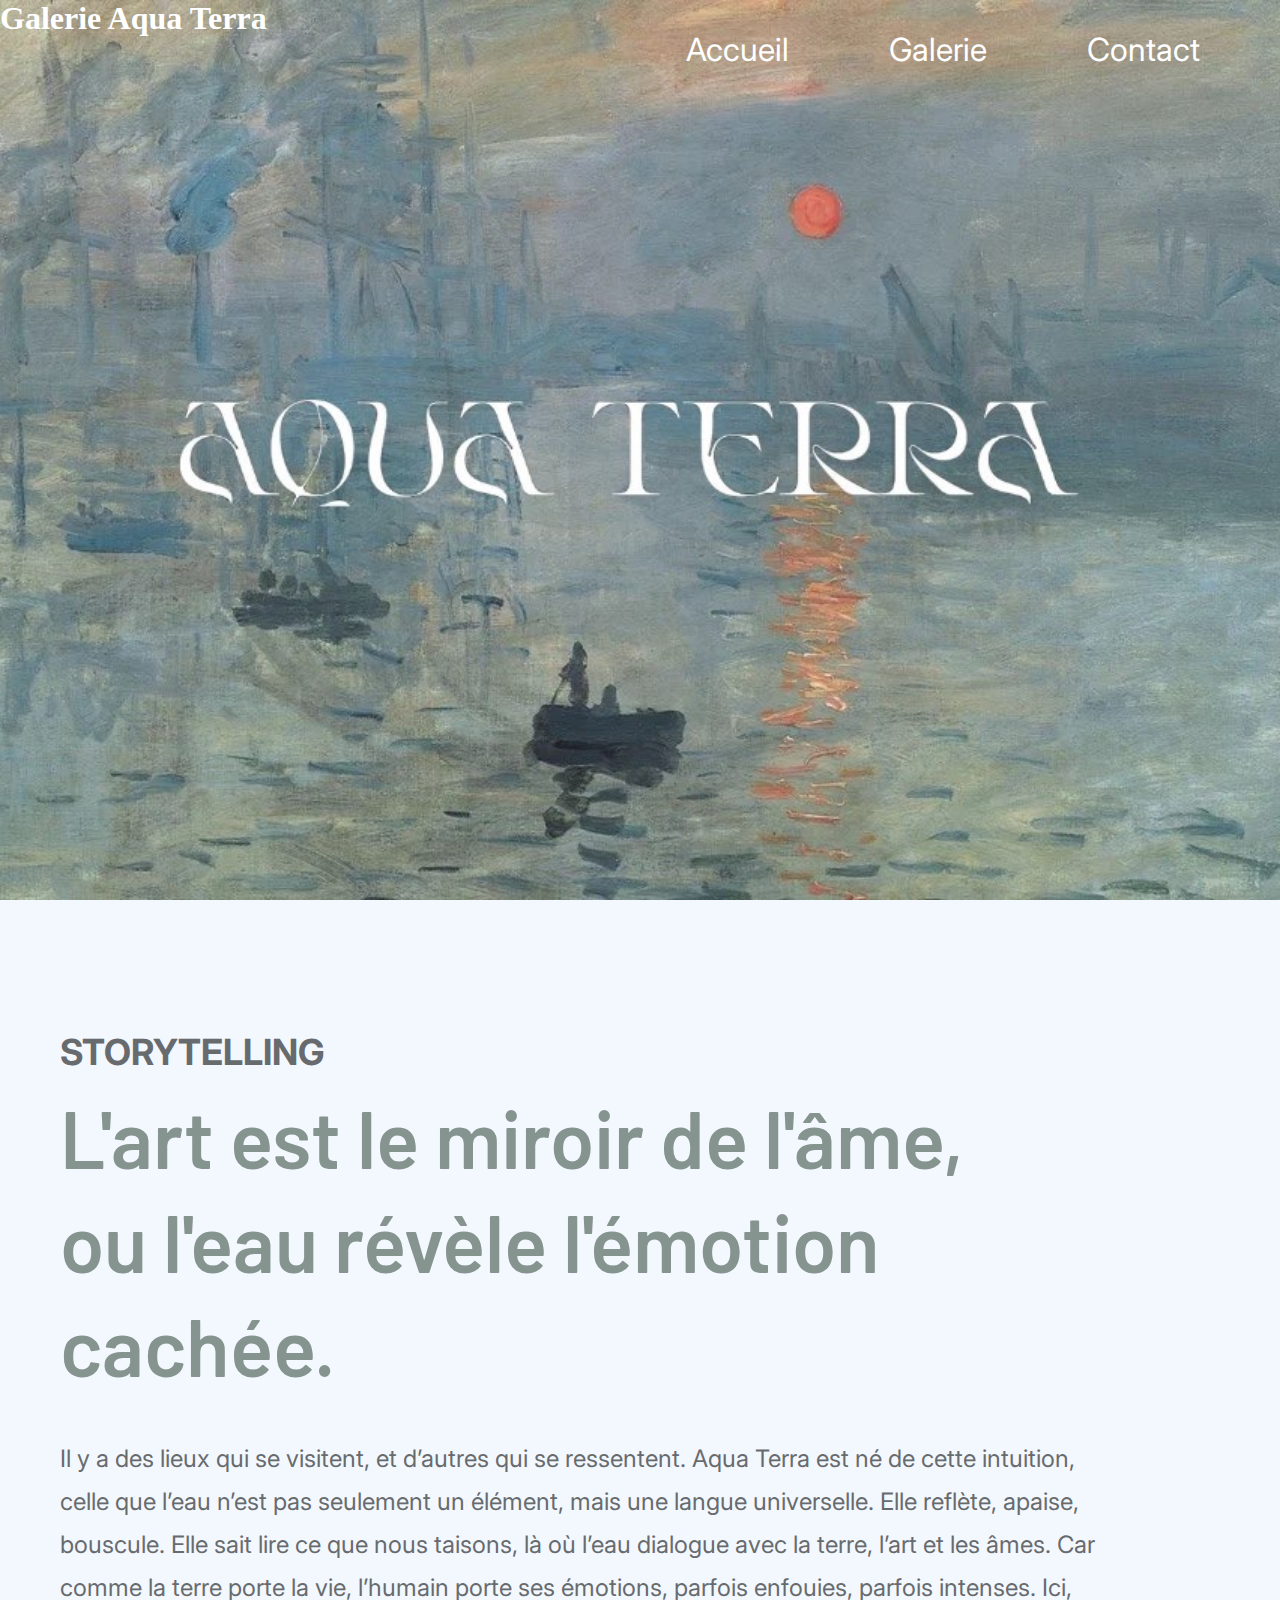
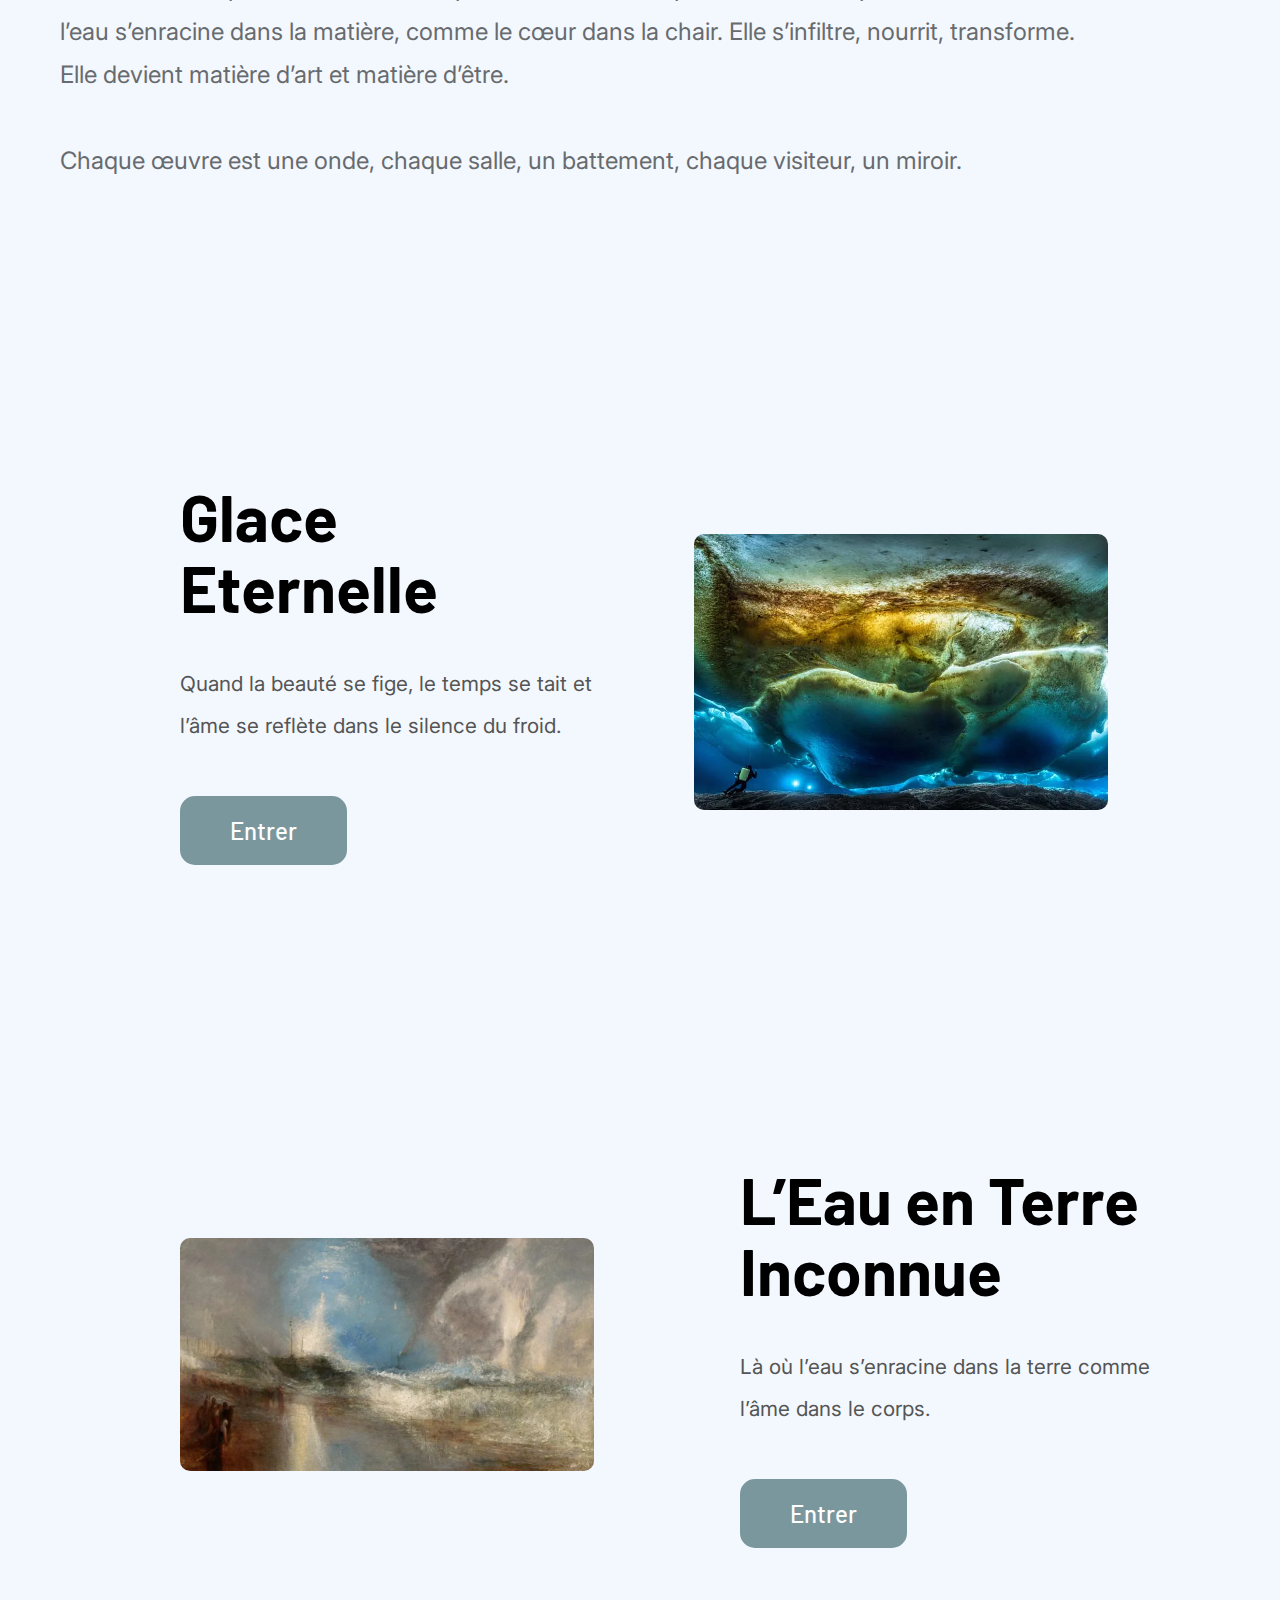
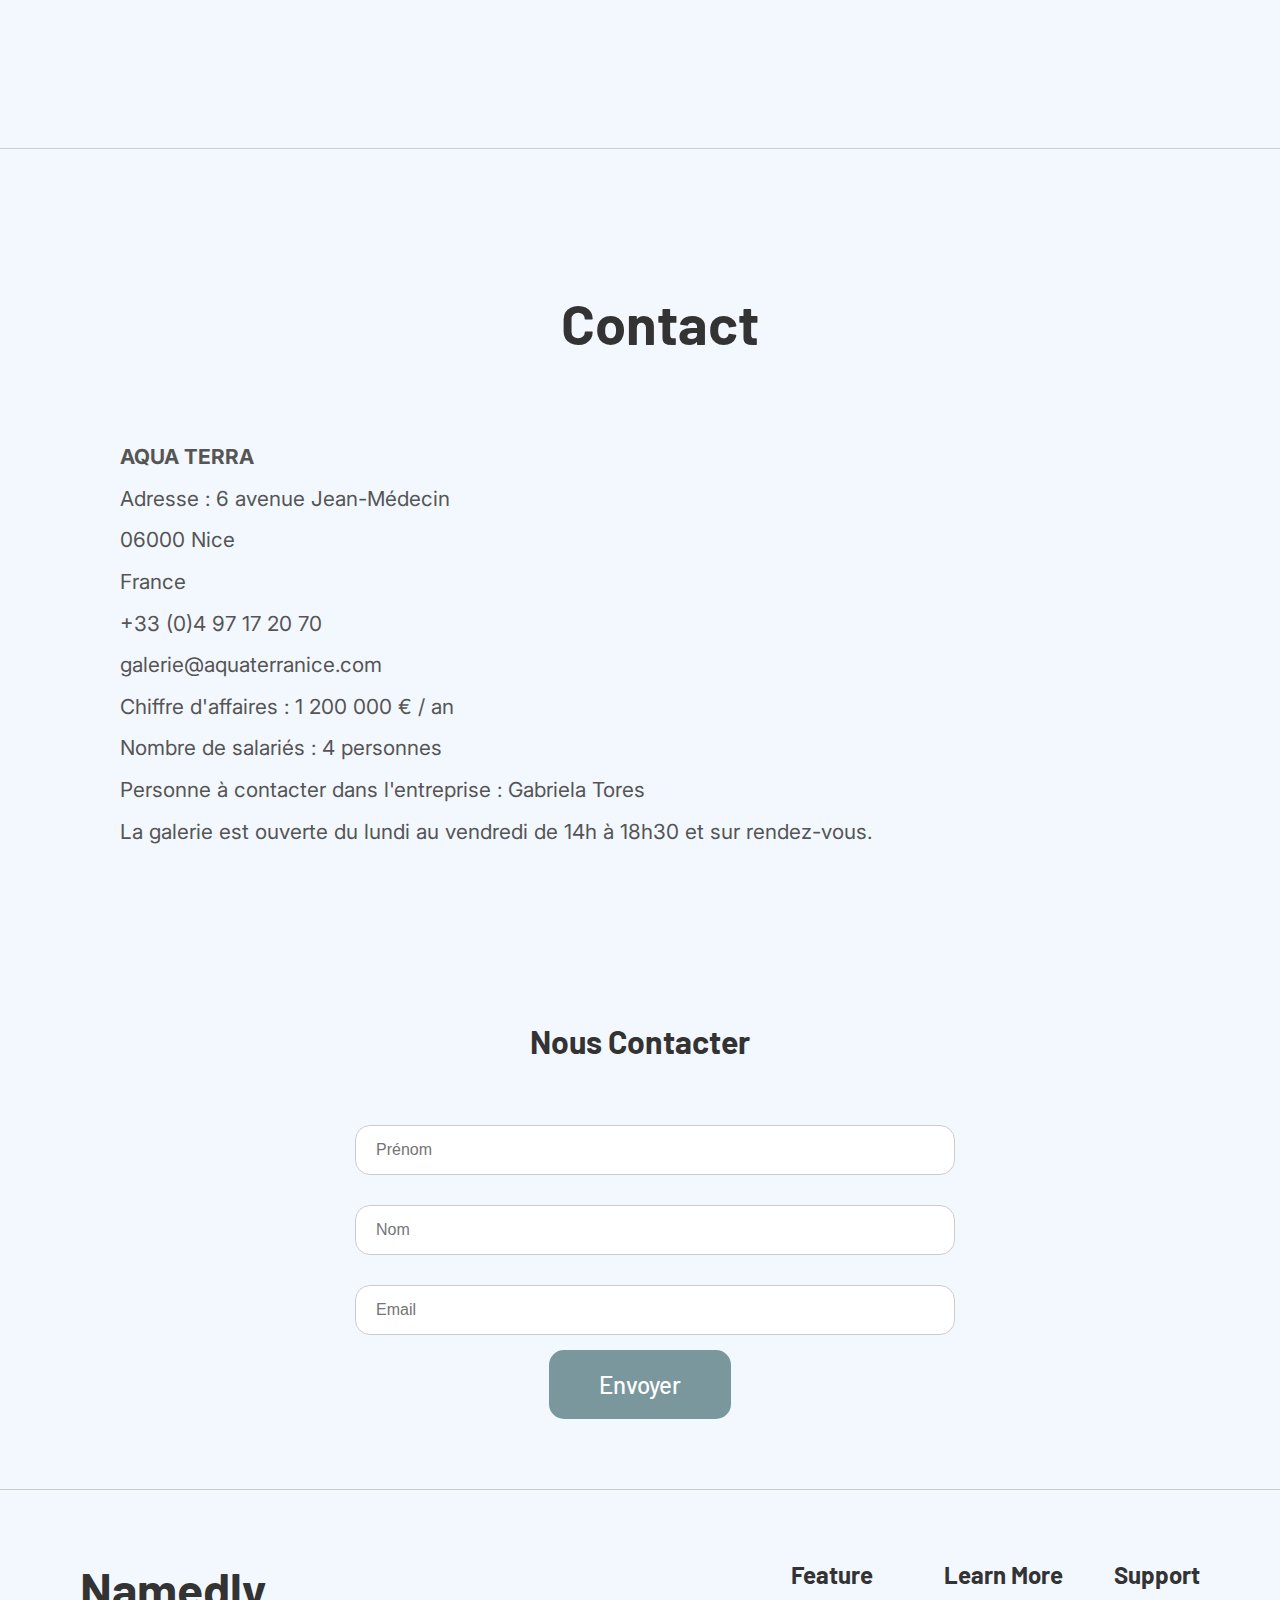
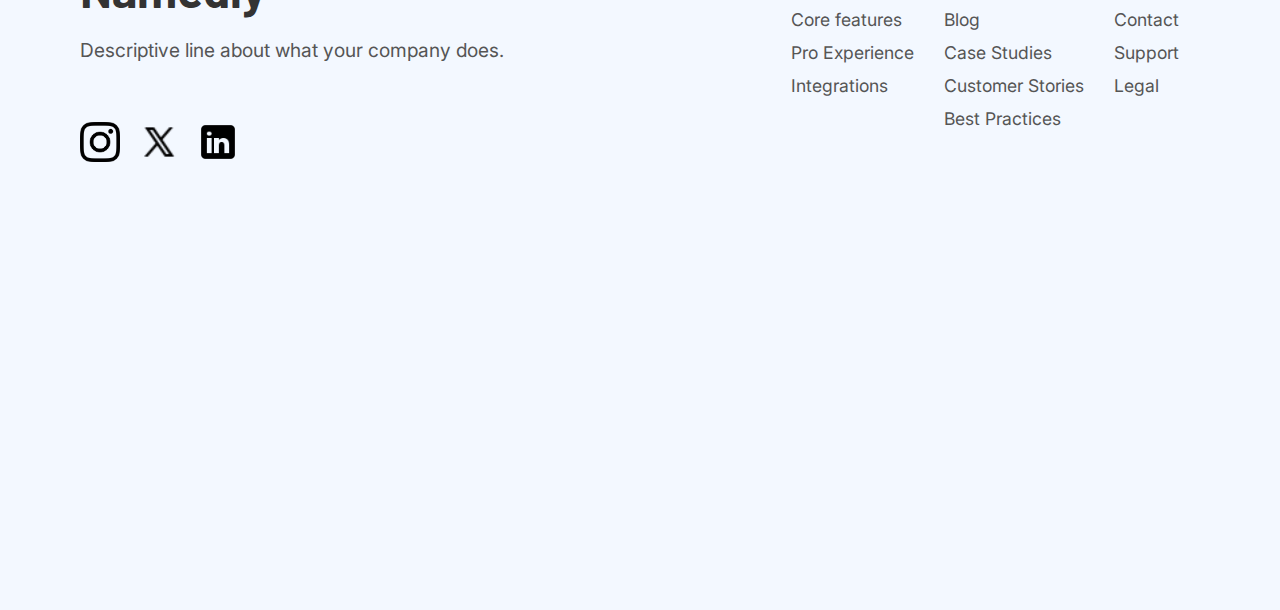
<file: index.html>
<!DOCTYPE html>
<html lang="fr">

<head>
    <meta charset="UTF-8">
    <meta name="viewport" content="width=device-width, initial-scale=1.0">
    <title>Galerie Lumière</title>
    <link rel="stylesheet" href="css/accueil.css">
    <link
        href="https://fonts.googleapis.com/css2?family=Barlow:wght@400;600;700&family=Inter:wght@400;500;700&display=swap"
        rel="stylesheet">
</head>

<body>
    <section class="main">
        <h1>Galerie Aqua Terra</h1>
        <header>
            <nav class="nav-links">
                <a href="index.html">Accueil</a>
                <a href="html/galerie.html">Galerie</a>
                <a href="index.html#contact">Contact</a>
            </nav>
        </header>

        <div class="main-title">
        </div>
    </section>

    <section class="storytelling">
        <div class="container">
            <div class="story-text">
                <h2>STORYTELLING</h2>
                <p class="quote" id="quote">L'art est le miroir de l'âme, ou l'eau révèle l'émotion cachée.</p>
                <p class="description">
                    Il y a des lieux qui se visitent, et d’autres qui se ressentent. Aqua Terra est né de cette
                    intuition, celle que l’eau n’est pas seulement un élément, mais une langue universelle. Elle
                    reflète, apaise, bouscule. Elle sait lire ce que nous taisons, là où l’eau dialogue avec la terre,
                    l’art et les âmes. Car comme la terre porte la vie, l’humain porte ses émotions, parfois enfouies,
                    parfois intenses. Ici, l’eau s’enracine dans la matière, comme le cœur dans la chair. Elle
                    s’infiltre, nourrit, transforme. Elle devient matière d’art et matière d’être. <br><br> Chaque œuvre
                    est une onde, chaque salle, un battement, chaque visiteur, un miroir.
                </p>
            </div>
        </div>
    </section>

    <section class="duo-sections">
        <div class="container duo-container">
            <div class="duo-row first">
                <div class="duo-text">
                    <h2>Glace Eternelle</h2>
                    <p>Quand la beauté se fige, le temps se tait et l’âme se reflète dans le silence du froid.</p>
                    <a href="Description.html" class="btn">Entrer</a>
                </div>
                <div class="duo-image">
                    <img src="images/1.webp" alt="Glace Eternelle">
                </div>
            </div>
            <div class="duo-row">
                <div class="duo-image">
                    <img src="images/2.webp" alt="L’Eau en Terre Inconnue">
                </div>
                <div class="duo-text">
                    <h2>L’Eau en Terre Inconnue</h2>
                    <p>Là où l’eau s’enracine dans la terre comme l’âme dans le corps.</p>
                    <a href="html/description2.html" class="btn">Entrer</a>
                </div>
            </div>
        </div>
    </section>

    <div class="contact-bar"></div>

    <div class="contact" id="contact">
        <div class="contact-container">
            <h2 class="contact-title">Contact</h2>
            <div class="contact-info">
                <p><strong>AQUA TERRA</strong></p>
                <p>Adresse : 6 avenue Jean-Médecin<br>06000 Nice<br>France</p>
                <p>+33 (0)4 97 17 20 70</p>
                <p>galerie@aquaterranice.com</p>
                <p>Chiffre d'affaires : 1 200 000 € / an</p>
                <p>Nombre de salariés : 4 personnes</p>
                <p>Personne à contacter dans l'entreprise : Gabriela Tores</p>
                <p>La galerie est ouverte du lundi au vendredi de 14h à 18h30 et sur rendez-vous.</p>
            </div>
        </div>
    </div>


    <section class="signup">

        <div class="signup-container">
            <h2 class="signup-title">Nous Contacter</h2>
            <form id="signupForm" onsubmit="return validateForm()">
                <input type="text" name="prenom" placeholder="Prénom" required>
                <BR>
                <input type="text" name="nom" placeholder="Nom" required>
                <input type="email" name="email" placeholder="Email" required>
                <button type="submit" class="btn">Envoyer </button>
            </form>
        </div>
    </section>

    <div class="contact-bar"></div>

    <section class="info-section">
        <div class="info-container">
            <div class="info-left">
                <h2 class="info-title">Namedly</h2>
                <p class="info-description">Descriptive line about what your company does.</p>
                <div class="social-logos">
                    <img src="images/logo-facebook.png" alt="Facebook">
                    <img src="images/logo-twitter.png" alt="Twitter">
                    <img src="images/logo-linkedin.png" alt="LinkedIn">
                </div>
            </div>
            <div class="info-right">
                <div class="info-column">
                    <h3>Feature</h3>
                    <ul>
                        <li>Core features</li>
                        <li>Pro Experience</li>
                        <li>Integrations</li>
                    </ul>
                </div>
                <div class="info-column">
                    <h3>Learn More</h3>
                    <ul>
                        <li>Blog</li>
                        <li>Case Studies</li>
                        <li>Customer Stories</li>
                        <li>Best Practices</li>
                    </ul>
                </div>
                <div class="info-column">
                    <h3>Support</h3>
                    <ul>
                        <li>Contact</li>
                        <li>Support</li>
                        <li>Legal</li>
                    </ul>
                </div>
            </div>
        </div>
    </section>

    <script>
        function validateForm() {
            const form = document.getElementById("signupForm");
            const email = form.email.value;
            const emailPattern = /^[^\s@]+@[^\s@]+\.[^\s@]+$/;
            if (!emailPattern.test(email)) {
                alert("Veuillez entrer un email valide.");
                return false;
            }
            alert("Merci pour votre inscription !");
            form.reset();
            return false;
        }
    </script>
</body>

</html>
</file>
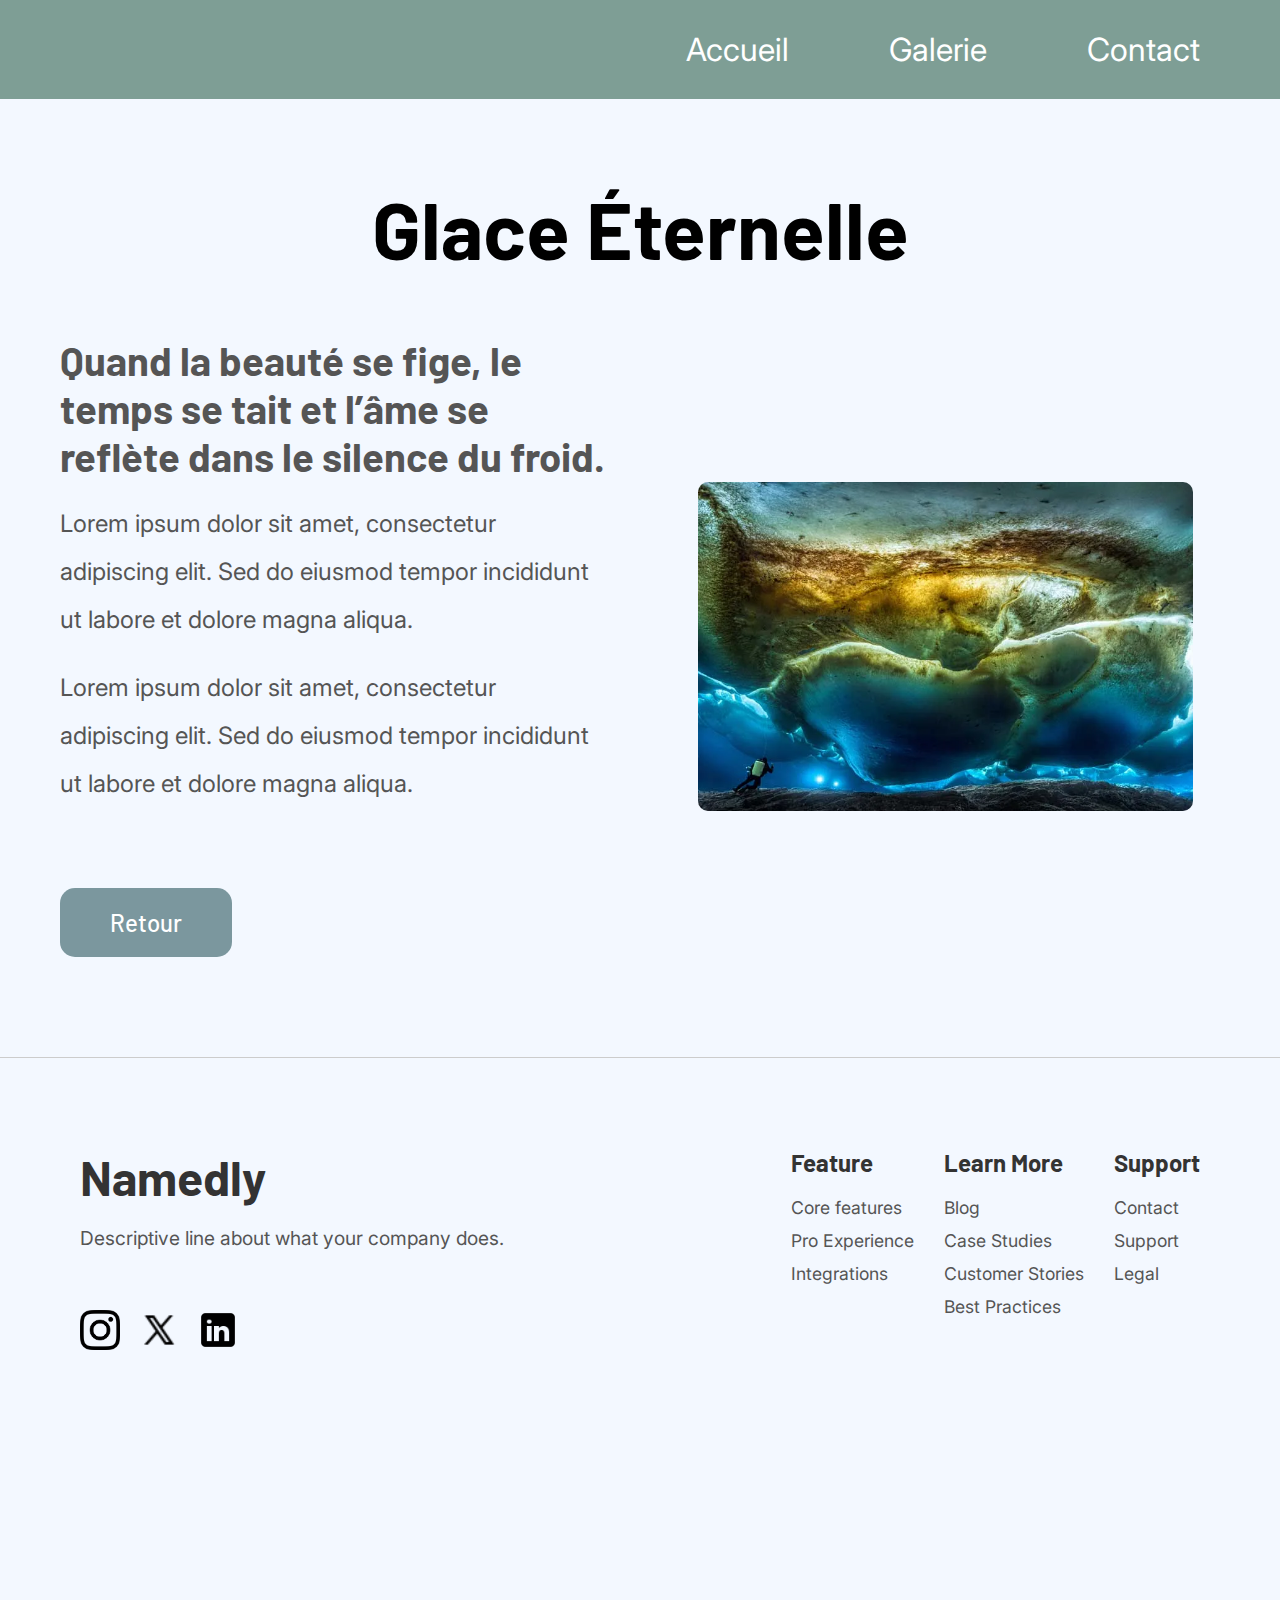
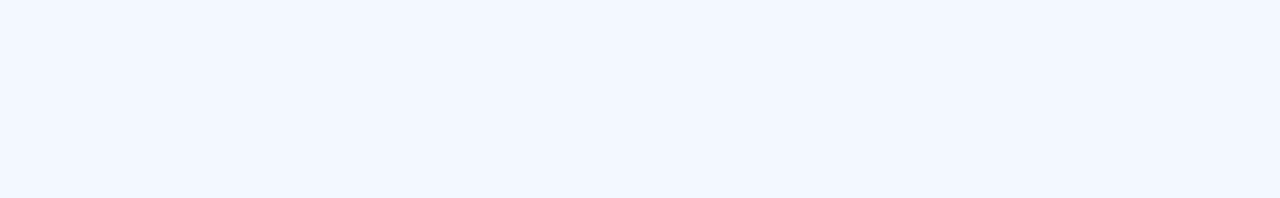
<file: Description.html>
<!DOCTYPE html>
<html lang="fr">

<head>
    <meta charset="UTF-8">
    <meta name="viewport" content="width=device-width, initial-scale=1.0">
    <title>Œuvre - Galerie Lumière</title>
    <link rel="stylesheet" href="../css/description.css">
    <link
        href="https://fonts.googleapis.com/css2?family=Barlow:wght@400;500;600;700&family=Inter:wght@400;500;700&display=swap"
        rel="stylesheet">
</head>

<body>

    <header>
        <nav class="nav-links">
            <a href="../index.html">Accueil</a>
            <a href="../html/galerie.html">Galerie</a>
            <a href="../index.html#contact">Contact</a>
        </nav>
    </header>


    <section class="art-section">
        <div class="art-title">
            <h2>Glace Éternelle</h2>
        </div>
        <div class="art-container">

            <div class="art-text">
                <h3>Quand la beauté se fige, le temps se tait et l’âme se reflète dans le silence du froid.</h3>
                <p>Lorem ipsum dolor sit amet, consectetur adipiscing elit. Sed do eiusmod tempor incididunt ut labore
                    et dolore magna aliqua.</p>
                <p>Lorem ipsum dolor sit amet, consectetur adipiscing elit. Sed do eiusmod tempor incididunt ut labore
                    et dolore magna aliqua.</p>

                <br>
                <br>
                <br>
                <a href="../index.html" class="btn">Retour</a>
            </div>



            <div class="art-image">
                <img src="../images/1.webp" alt="Glace Éternelle">
            </div>
        </div>
    </section>

    <section class="contact-bar"></section>
    <section class="info-section">
        <div class="info-container">

            <div class="info-left">
                <h2 class="info-title">Namedly</h2>
                <p class="info-description">Descriptive line about what your company does.</p>
                <div class="social-logos">
                    <img src="../images/logo-facebook.png" alt="Facebook">
                    <img src="../images/logo-twitter.png" alt="Twitter">
                    <img src="../images/logo-linkedin.png" alt="LinkedIn">
                </div>
            </div>


            <div class="info-right">
                <div class="info-column">
                    <h3>Feature</h3>
                    <ul>
                        <li>Core features</li>
                        <li>Pro Experience</li>
                        <li>Integrations</li>
                    </ul>
                </div>

                <div class="info-column">
                    <h3>Learn More</h3>
                    <ul>
                        <li>Blog</li>
                        <li>Case Studies</li>
                        <li>Customer Stories</li>
                        <li>Best Practices</li>
                    </ul>
                </div>

                <div class="info-column">
                    <h3>Support</h3>
                    <ul>
                        <li>Contact</li>
                        <li>Support</li>
                        <li>Legal</li>
                    </ul>
                </div>
            </div>
        </div>
    </section>





</body>

</html>
</file>
<file: css/accueil.css>
* {
    margin: 0;
    padding: 0;
    box-sizing: border-box;
}

body {
    background-color: #f3f8ff;

}



body,
html {
    height: 100%;
    color: white;
}


.main {
    background-image: url('../images/garde.jpg');
    background-size: cover;
    background-position: center;
    height: 100vh;
    display: flex;
    flex-direction: column;
}


header {
    display: flex;
    justify-content: flex-end;
    align-items: center;
    padding: 30px 80px;

    position: absolute;
    width: 100%;
    top: 0;
    left: 0;
    background: transparent;
}

.nav-links {
    display: flex;
    gap: 100px;

}

.nav-links a {
    color: white;
    font-family: inter;
    text-decoration: none;
    font-size: 2rem;
    transition: opacity 0.3s;


}

.nav-links a:hover {
    opacity: 0.7;
}


.main-title {
    flex: 1;
    display: flex;
    justify-content: center;
    align-items: center;
    text-align: center;
}

.main-title h1 {
    font-size: 3rem;
    font-weight: bold;
    text-shadow: 0 4px 10px rgba(0, 0, 0, 0.5);
}

@media (max-width: 768px) {
    .main-title h1 {
        font-size: 2.5rem;
    }

    header {
        padding: 15px 20px;
        flex-direction: column;

        align-items: center;

    }

    .nav-links {
        flex-direction: column;
        gap: 15px;
        width: auto;
        align-items: center;
    }

    .nav-links a {
        font-size: 1.6rem;
    }
}


.storytelling {
    padding: 120px 60px;
    font-family: 'Barlow', sans-serif;
    color: #686b6e;
}

.story-container {
    width: 100%;
    max-width: 95%;
    margin: 0 auto;
}

.story-title {
    font-family: 'Barlow', sans-serif;
    font-size: 3rem;
    text-transform: uppercase;
    margin-bottom: 40px;
    color: #ff0000;
}

.quote {
    font-family: 'Barlow', sans-serif;
    font-size: 5rem;
    color: #869490;
    margin-bottom: 40px;
    max-width: 90%;
    font-weight: 600;
    line-height: 1.3;
}

.story-text {
    font-family: 'Inter', sans-serif;
    font-size: 1.5rem;
    line-height: 1.8;
    max-width: 90%;
}

@media (max-width: 1024px) {
    .story-title {
        font-size: 2.5rem;
    }

    #test {
        font-size: 3.5rem;
        max-width: 95%;
    }

    .story-text {
        font-size: 1.3rem;
        max-width: 95%;
    }
}

@media (max-width: 768px) {
    .storytelling {
        padding: 80px 30px;
    }

    .story-title {
        font-size: 2rem;
        text-align: center;
    }

    #test {
        font-size: 2.5rem;
        max-width: 100%;
        text-align: center;
    }

    .story-text {
        font-size: 1.2rem;
        line-height: 1.5;
        max-width: 100%;
        text-align: center;
    }
}

@media (max-width: 480px) {
    .story-title {
        font-size: 1.8rem;
    }

    #test {
        font-size: 2rem;
    }

    .story-text {
        font-size: 1rem;
        line-height: 1.4;
    }
}

.duo-sections {
    display: flex;
    align-items: center;
    justify-content: center;
    padding: 180px;
    width: 100%;
}

.duo-container {
    max-width: 1600px;
    margin: 0 auto;
    display: flex;
    flex-direction: column;
    gap: 300px;
}

.duo-row {
    display: flex;
    align-items: center;
    gap: 200px;
}

.duo-row.first {
    flex-direction: row;
}

.duo-text {
    flex: 0 0 45%;
    display: flex;
    flex-direction: column;
    justify-content: center;
}

.duo-text h2 {
    font-family: 'Barlow', sans-serif;
    font-size: 4.5rem;
    color: #000;
    margin-bottom: 40px;
    line-height: 1.1;
}

.duo-text p {
    font-family: 'Inter', sans-serif;
    font-size: 1.5rem;
    color: #555;
    margin-bottom: 50px;
    line-height: 2;
}

.duo-image {
    flex: 0 0 50%;
}

.duo-image img {
    width: 90%;
    object-fit: cover;
    border-radius: 10px;
}

.btn {
    display: inline-block;
    background-color: #7b979e;
    color: #fff;
    text-decoration: none;
    padding: 20px 50px;
    border-radius: 15px;
    font-family: 'Barlow', sans-serif;
    font-size: 1.5rem;
    font-weight: 500;
    cursor: pointer;
    transition: background-color 0.3s, transform 0.2s;
    width: auto;
    max-width: fit-content;
}

.btn:hover {
    background-color: #698288;
    transform: translateY(-2px);
}

@media (max-width: 1440px) {
    .duo-container {
        max-width: 1200px;
    }

    .duo-row {
        gap: 100px;
    }

    .duo-text h2 {
        font-size: 4rem;
    }

    .duo-text p {
        font-size: 1.3rem;
    }

    .duo-image img {
        max-height: 400px;
    }
}

@media (max-width: 1024px) {
    .duo-container {
        max-width: 100%;
    }

    .duo-row {
        gap: 80px;
    }

    .duo-text h2 {
        font-size: 3rem;
    }

    .duo-text p {
        font-size: 1.2rem;
    }

    .duo-image img {
        max-height: 350px;
    }
}

@media (max-width: 768px) {
    .duo-container {
        gap: 80px;
    }

    .duo-row {
        flex-direction: column;
        align-items: flex-start;
        gap: 60px;
    }


    .duo-row.first {
        flex-direction: column-reverse;
    }

    .duo-text h2 {
        font-size: 2.5rem;
    }

    .duo-text p {
        font-size: 1.1rem;
    }

    .duo-image img {
        max-height: 300px;
        width: 100%;
    }
}


@media (max-width: 480px) {
    .duo-text h2 {
        font-size: 2rem;
    }

    .duo-text p {
        font-size: 0.95rem;
        line-height: 1.8;
    }

    .duo-image img {
        max-height: 250px;
    }

    .btn {
        padding: 15px 40px;
        font-size: 1.2rem;
    }
}


.contact {
    padding: 120px 40px;

}

.contact-container {
    width: 100%;
    padding-left: 80px;
    padding-right: 40px;
}

.contact-title {
    font-family: 'Barlow', sans-serif;
    font-size: 3.5rem;
    text-align: center;
    color: #333;
    margin-bottom: 80px;
}

.contact-info {
    font-family: 'Inter', sans-serif;
    font-size: 1.3rem;
    line-height: 2;
    color: #555;
    text-align: left;
}

@media (max-width: 1024px) {
    .contact-container {
        padding-left: 60px;
        padding-right: 30px;
    }

    .contact-title {
        font-size: 3rem;
        margin-bottom: 60px;
    }

    .contact-info {
        font-size: 1.2rem;
    }
}

@media (max-width: 768px) {
    .contact-container {
        padding-left: 40px;
        padding-right: 20px;
    }

    .contact-title {
        font-size: 2.5rem;
        margin-bottom: 50px;
    }

    .contact-info {
        font-size: 1.1rem;
    }
}

@media (max-width: 480px) {
    .contact-container {
        padding-left: 20px;
        padding-right: 15px;
    }

    .contact-title {
        font-size: 2rem;
        margin-bottom: 40px;
    }

    .contact-info {
        font-size: 1rem;
        line-height: 1.8;
    }
}

.contact-bar {
    width: 100%;

    height: 1px;

    background-color: #ccc;

    margin: 20px 0;

}

.info-section {
    padding: 50px 80px;
    height: 700px;


}

.info-container {
    display: flex;
    justify-content: space-between;

    flex-wrap: wrap;
}


.info-left {
    flex: 1;
    min-width: 280px;
}

.info-title {
    font-family: 'Barlow', sans-serif;
    font-size: 3rem;
    margin-bottom: 20px;
    color: #333;
}

.info-description {
    font-family: 'Inter', sans-serif;
    font-size: 1.2rem;
    margin-bottom: 60px;
    color: #555;
}

.social-logos img {
    width: 40px;
    height: 40px;
    margin-right: 15px;
}


.info-right {
    display: flex;
    gap: 30px;

    flex: 1;
    justify-content: flex-end;

    max-width: 40%;

}

.info-column h3 {
    font-family: 'Barlow', sans-serif;
    font-size: 1.5rem;
    margin-bottom: 20px;
    color: #333;
}

.info-column ul {
    list-style: none;
    padding: 0;
    margin: 0;
}

.info-column ul li {
    font-family: 'Inter', sans-serif;
    font-size: 1.1rem;
    margin-bottom: 12px;
    color: #555;
}


@media (max-width: 1024px) {
    .info-container {
        flex-direction: column;
        gap: 60px;
    }

    .info-right {
        max-width: 100%;
        flex-direction: row;
        justify-content: flex-start;
        gap: 30px;
    }
}

@media (max-width: 768px) {
    .info-container {
        flex-direction: column;
        gap: 40px;
    }

    .info-right {
        flex-direction: column;
        gap: 20px;
        max-width: 100%;
    }
}

@media (max-width: 480px) {
    .info-title {
        font-size: 2.2rem;
    }

    .info-description {
        font-size: 1rem;
    }

    .info-column h3 {
        font-size: 1.3rem;
    }

    .info-column ul li {
        font-size: 1rem;
    }

    .social-logos img {
        width: 35px;
        height: 35px;
        margin-right: 10px;
    }
}


.signup {
    padding: 50px 20px;

    text-align: center;
}

.signup-container {
    max-width: 600px;
    margin: 0 auto;
    display: flex;
    flex-direction: column;
    gap: 20px;

}

.signup input {
    padding: 15px 20px;
    font-size: 1rem;
    margin: 15px;
    width: 100%;
    border-radius: 15px;
    border: 1px solid #ccc;
    outline: none;
}

.signup input:focus {
    border-color: #7b979e;
}

.signup button {
    display: inline-block;
    background-color: #7b979e;
    color: #fff;
    text-decoration: none;
    padding: 20px 50px;
    border-radius: 15px;
    font-family: 'Barlow', sans-serif;
    font-size: 1.5rem;
    font-weight: 500;
    cursor: pointer;
    transition: background-color 0.3s, transform 0.2s;
    width: auto;
    border: none;
    outline: none;
    max-width: fit-content;
}


.signup-title {
    font-family: 'Barlow';
    font-size: 2rem;
    margin-bottom: 30px;
    color: #333;
}

.signup button:hover {
    background-color: #698288;
    transform: translateY(-2px);
}


@media (max-width: 768px) {
    .signup {
        padding: 60px 15px;
    }

    .signup input {
        padding: 12px 15px;
        font-size: 0.95rem;
    }

    .signup button {
        padding: 18px 40px;
        font-size: 1.3rem;
    }
}

@media (max-width: 480px) {
    .signup {
        padding: 40px 10px;
    }

    .signup input {
        padding: 10px 12px;
        font-size: 0.9rem;
    }

    .signup button {
        padding: 15px 30px;
        font-size: 1.1rem;
    }
}
</file>
<file: css/description.css>
* {
    margin: 0;
    padding: 0;
    box-sizing: border-box;
}

body {
    background-color: #f3f8ff;
    font-family: 'Inter', sans-serif;
}

body,
html {
    height: 100%;
    color: white;
}


header {
    display: flex;
    justify-content: flex-end;
    align-items: center;
    padding: 30px 80px;
    position: absolute;
    width: 100%;
    top: 0;
    left: 0;
    background-color: #7e9e95;
    z-index: 10;
}

.nav-links {
    display: flex;
    gap: 100px;
}

.nav-links a {
    color: white;
    font-family: 'Inter', sans-serif;
    text-decoration: none;
    font-size: 2rem;
    transition: opacity 0.3s;
}

.nav-links a:hover {
    opacity: 0.7;
}


.art-section {
    display: flex;
    flex-direction: column;
    padding: 180px 60px 60px 60px;
    background-color: #f3f8ff;
    min-height: 80vh;
}


.art-title {
    text-align: center;
    margin-bottom: 60px;
}

.art-title h2 {
    font-family: 'Barlow', sans-serif;
    font-size: 5rem;
    color: #000;
}


.art-container {
    display: flex;
    gap: 60px;
    justify-content: center;
    align-items: center;


    width: 100%;
}


.art-text {
    flex: 1;
    display: flex;
    flex-direction: column;
    justify-content: center;

}

.art-text h3 {
    font-family: 'Barlow', sans-serif;
    font-size: 2.5rem;
    margin-bottom: 20px;
    color: #555;
}

.art-text p {
    font-family: 'Inter', sans-serif;
    font-size: 1.5rem;
    line-height: 2;
    color: #555;
    margin-bottom: 20px;
}


.btn {
    display: inline-block;
    background-color: #7b979e;
    color: #fff;
    text-decoration: none;
    padding: 20px 50px;
    border-radius: 15px;
    font-family: 'Barlow', sans-serif;
    font-size: 1.5rem;
    font-weight: 500;
    cursor: pointer;
    transition: background-color 0.3s, transform 0.2s;
    width: auto;
    max-width: fit-content;
}

.btn:hover {
    background-color: #698288;
    transform: translateY(-2px);
}




@media (max-width: 1024px) {
    .btn {
        padding: 18px 40px;
        font-size: 1.3rem;
    }
}


@media (max-width: 768px) {
    .btn {
        padding: 15px 35px;
        font-size: 1.1rem;
    }
}


@media (max-width: 480px) {
    .btn {
        padding: 12px 25px;
        font-size: 1rem;
    }
}


.art-image {
    flex: 1;
    display: flex;
    justify-content: center;
    align-items: center;
}

.art-image img {
    width: 90%;
    border-radius: 10px;
    object-fit: cover;
}


.contact-bar {
    width: 100%;
    height: 1px;
    background-color: #ccc;
    margin: 40px 0;
}


.info-section {
    padding: 50px 80px;
    min-height: 700px;
}

.info-container {
    display: flex;
    justify-content: space-between;
    flex-wrap: wrap;
}

.info-left {
    flex: 1;
    min-width: 280px;
}

.info-title {
    font-family: 'Barlow', sans-serif;
    font-size: 3rem;
    margin-bottom: 20px;
    color: #333;
}

.info-description {
    font-family: 'Inter', sans-serif;
    font-size: 1.2rem;
    margin-bottom: 60px;
    color: #555;
}

.social-logos img {
    width: 40px;
    height: 40px;
    margin-right: 15px;
}

.info-right {
    display: flex;
    gap: 30px;
    flex: 1;
    justify-content: flex-end;
    max-width: 40%;
}

.info-column h3 {
    font-family: 'Barlow', sans-serif;
    font-size: 1.5rem;
    margin-bottom: 20px;
    color: #333;
}

.info-column ul {
    list-style: none;
    padding: 0;
}

.info-column ul li {
    font-family: 'Inter', sans-serif;
    font-size: 1.1rem;
    margin-bottom: 12px;
    color: #555;
}




@media (max-width: 1024px) {
    .art-text h3 {
        font-size: 2rem;
    }

    .art-text p {
        font-size: 1.3rem;
    }

    .art-image img {
        max-width: 500px;
    }

    .art-container {
        gap: 40px;
    }

    .info-container {
        flex-direction: column;
        gap: 60px;
    }

    .info-right {
        max-width: 100%;
        flex-direction: row;
        justify-content: flex-start;
        gap: 30px;
    }
}


@media (max-width: 768px) {
    .art-container {
        flex-direction: column;
        gap: 40px;
    }

    .art-text,
    .art-image {
        width: 100%;
    }

    .art-text h3 {
        font-size: 1.8rem;
    }

    .art-text p {
        font-size: 1.1rem;
    }

    .art-image img {
        max-width: 100%;
    }

    .art-title h2 {
        font-size: 3.5rem;
    }

    .info-container {
        gap: 40px;
    }

    .info-right {
        flex-direction: column;
        gap: 20px;
        max-width: 100%;
    }
}


@media (max-width: 480px) {
    .art-title h2 {
        font-size: 2.8rem;
    }

    .art-text h3 {
        font-size: 1.5rem;
    }

    .art-text p {
        font-size: 1rem;
    }

    .nav-links a {
        font-size: 1.5rem;
    }

    .info-title {
        font-size: 2.2rem;
    }

    .info-description {
        font-size: 1rem;
    }

    .info-column h3 {
        font-size: 1.3rem;
    }

    .info-column ul li {
        font-size: 1rem;
    }

    .social-logos img {
        width: 35px;
        height: 35px;
        margin-right: 10px;
    }
}
</file>
